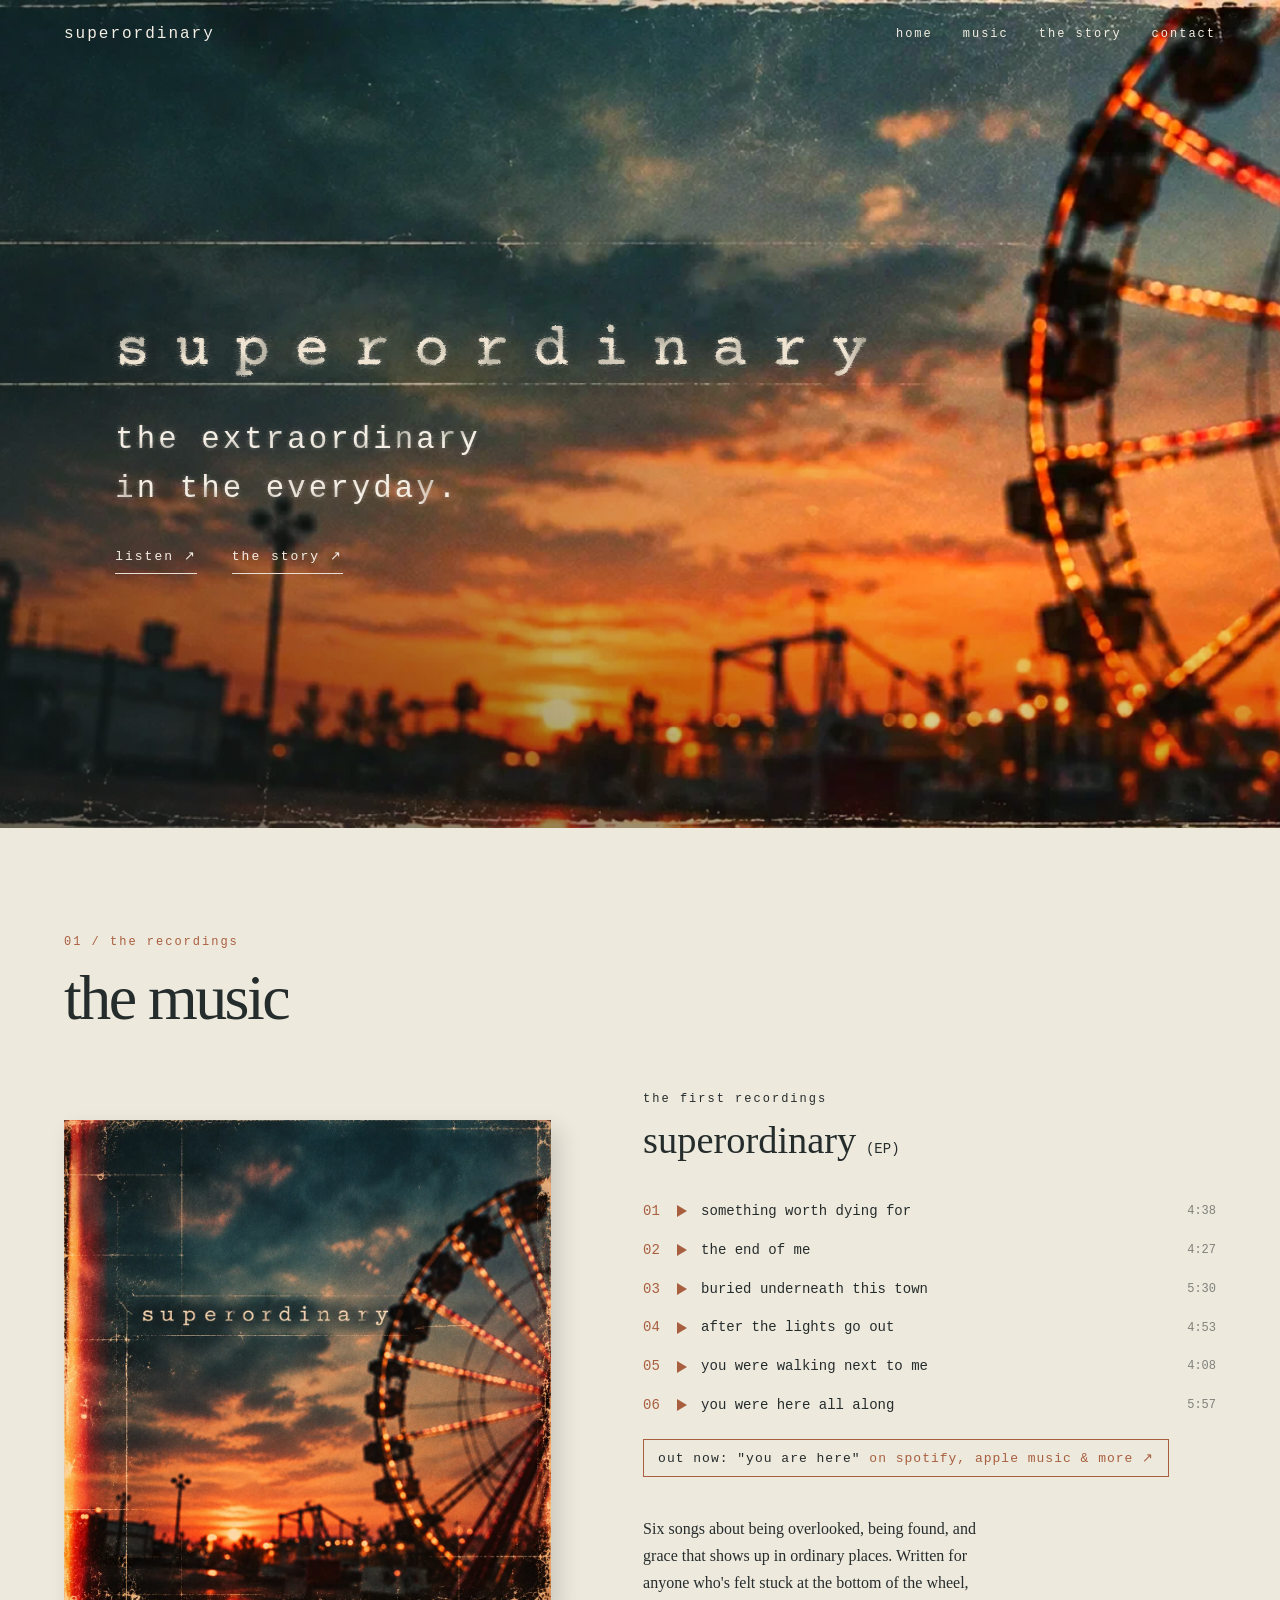
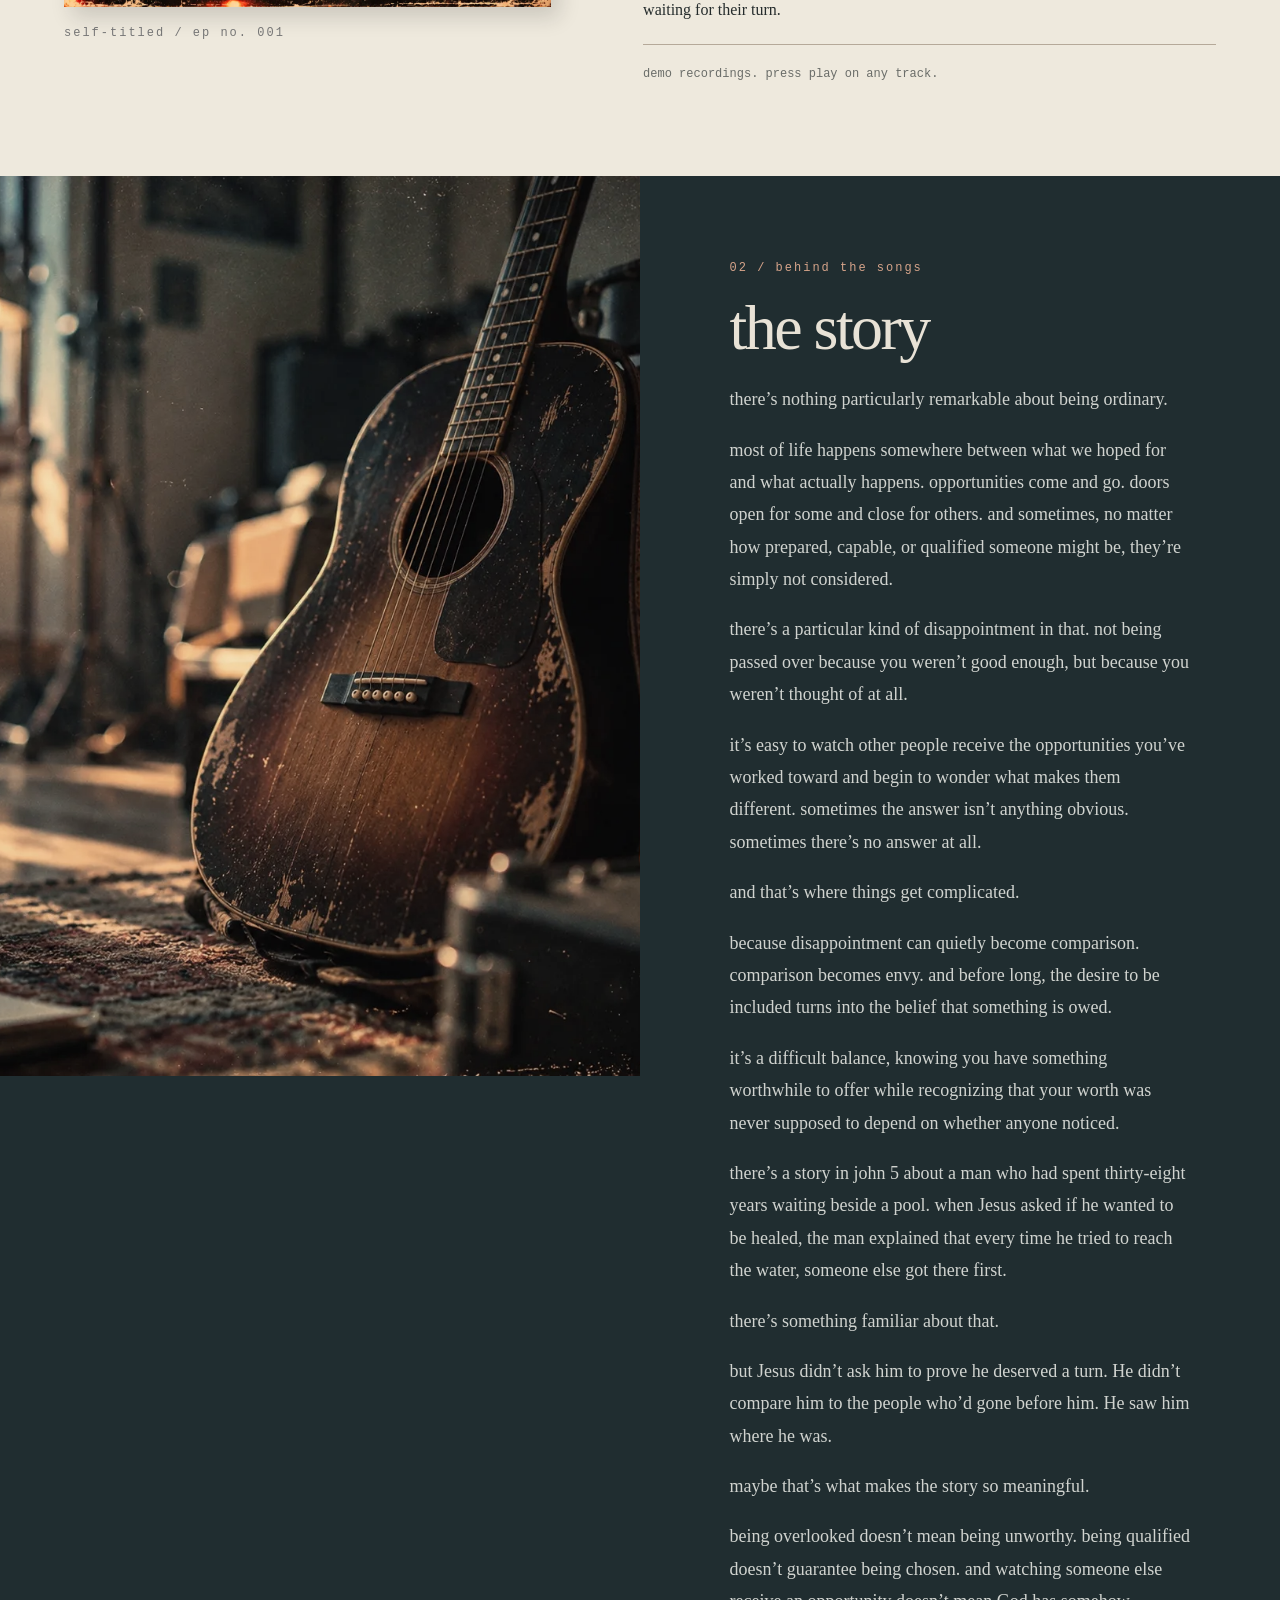
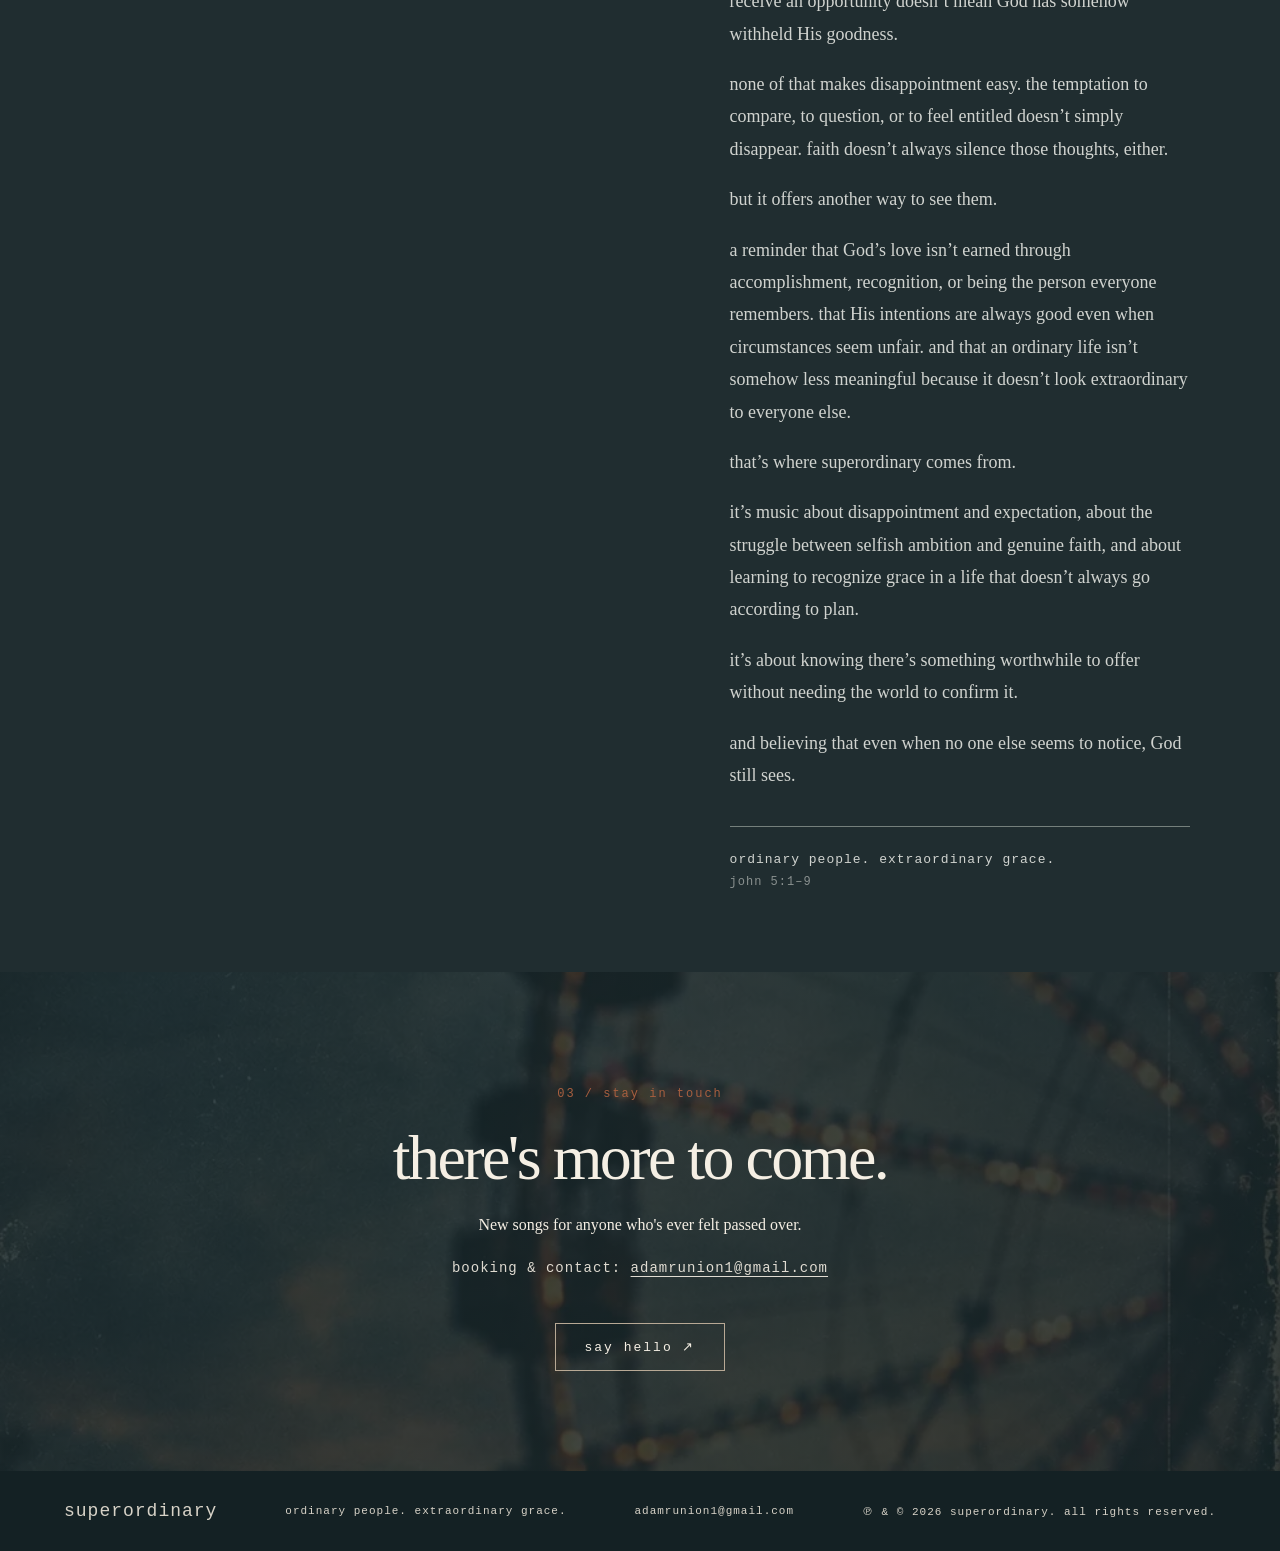
<file: index.html>
<!doctype html>
<html lang="en"><head><meta charset="utf-8"><meta name="viewport" content="width=device-width,initial-scale=1"><meta name="theme-color" content="#202b2d"><meta name="description" content="superordinary: melodic alternative rock. ordinary people. extraordinary grace."><title>superordinary | the extraordinary in the everyday</title><link rel="canonical" href="https://superordinarymusic.com/"><meta property="og:type" content="website"><meta property="og:site_name" content="superordinary"><meta property="og:title" content="superordinary | the extraordinary in the everyday"><meta property="og:description" content="Melodic alternative rock for anyone who's ever felt overlooked. Listen to the first EP."><meta property="og:url" content="https://superordinarymusic.com/"><meta property="og:image" content="https://superordinarymusic.com/assets/og.jpg"><meta property="og:image:width" content="1200"><meta property="og:image:height" content="630"><meta name="twitter:card" content="summary_large_image"><link rel="icon" type="image/png" sizes="32x32" href="assets/favicon-32.png"><link rel="apple-touch-icon" href="assets/apple-touch-icon.png"><link rel="stylesheet" href="styles.css"></head>
<body><svg width="0" height="0" style="position:absolute" aria-hidden="true" focusable="false"><defs><filter id="ink" x="-8%" y="-45%" width="116%" height="190%" color-interpolation-filters="sRGB"><feTurbulence type="fractalNoise" baseFrequency="0.9" numOctaves="2" seed="4" result="fine"/><feDisplacementMap in="SourceGraphic" in2="fine" scale="2.2" xChannelSelector="R" yChannelSelector="G" result="rough"/><feTurbulence type="fractalNoise" baseFrequency="0.22 1.1" numOctaves="3" seed="7" result="fiber"/><feGaussianBlur in="rough" stdDeviation="1.5" result="b1"/><feDisplacementMap in="b1" in2="fiber" scale="6" xChannelSelector="R" yChannelSelector="G" result="b1d"/><feComponentTransfer in="b1d" result="spread"><feFuncA type="table" tableValues="0 0 .5 .85 1"/></feComponentTransfer><feGaussianBlur in="rough" stdDeviation="4" result="b2"/><feDisplacementMap in="b2" in2="fiber" scale="12" xChannelSelector="G" yChannelSelector="R" result="b2d"/><feComponentTransfer in="b2d" result="seep"><feFuncA type="linear" slope=".42"/></feComponentTransfer><feTurbulence type="fractalNoise" baseFrequency="0.03" numOctaves="1" seed="2" result="patch"/><feColorMatrix in="patch" type="matrix" values="0 0 0 0 0 0 0 0 0 0 0 0 0 0 0 1.5 0 0 0 .2" result="density"/><feMerge result="inked"><feMergeNode in="seep"/><feMergeNode in="spread"/><feMergeNode in="rough"/></feMerge><feComposite in="inked" in2="density" operator="in"/></filter><filter id="ink-sm" x="-5%" y="-40%" width="110%" height="180%" color-interpolation-filters="sRGB"><feTurbulence type="fractalNoise" baseFrequency="0.9" numOctaves="2" seed="9" result="fine"/><feDisplacementMap in="SourceGraphic" in2="fine" scale="1.4" xChannelSelector="R" yChannelSelector="G" result="rough"/><feTurbulence type="fractalNoise" baseFrequency="0.25 1.2" numOctaves="3" seed="3" result="fiber"/><feGaussianBlur in="rough" stdDeviation="2.2" result="b2"/><feDisplacementMap in="b2" in2="fiber" scale="7" xChannelSelector="G" yChannelSelector="R" result="b2d"/><feComponentTransfer in="b2d" result="seep"><feFuncA type="linear" slope=".35"/></feComponentTransfer><feTurbulence type="fractalNoise" baseFrequency="0.04" numOctaves="1" seed="5" result="patch"/><feColorMatrix in="patch" type="matrix" values="0 0 0 0 0 0 0 0 0 0 0 0 0 0 0 1.3 0 0 0 .35" result="density"/><feMerge result="inked"><feMergeNode in="seep"/><feMergeNode in="rough"/></feMerge><feComposite in="inked" in2="density" operator="in"/></filter></defs></svg><a class="skip" href="#music">skip to content</a>
<header class="hero" id="home"><div class="twinkles" aria-hidden="true"></div><nav class="nav" aria-label="Main navigation"><a class="brand-small" href="#home">superordinary</a><button class="menu" type="button" aria-label="Toggle navigation" aria-expanded="false">menu +</button><div class="nav-links" id="navlinks"><a href="#home">home</a><a href="#music">music</a><a href="#story">the story</a><a href="#contact">contact</a></div></nav><div class="hero-inner"><h1>superordinary</h1><p class="hero-sub">the extraordinary<br>in the everyday.</p><div class="hero-cta"><a href="#music">listen <span>↗</span></a><a href="#story">the story <span>↗</span></a></div></div></header>
<main><section class="paper music-section" id="music"><div class="wrap"><div class="section-head"><p class="kicker">01 / the recordings</p><h2>the music</h2></div><div class="music-grid"><div class="record"><img src="assets/ep.webp" alt="superordinary Ferris wheel EP artwork"><span class="caption">self-titled / ep no. 001</span></div><div class="record-info"><p class="eyebrow dark">the first recordings</p><h3>superordinary <em>(EP)</em></h3><ol class="tracklist"><li><button class="track" type="button" data-src="assets/audio/something-worth-dying-for.mp3" aria-label="play something worth dying for"><svg class="ic-play" viewBox="0 0 10 12" aria-hidden="true"><path d="M0 0l10 6-10 6z"/></svg><svg class="ic-pause" viewBox="0 0 10 12" aria-hidden="true"><path d="M0 0h3.5v12H0zM6.5 0H10v12H6.5z"/></svg><span class="t-name">something worth dying for</span><span class="t-time">4:38</span></button></li><li><button class="track" type="button" data-src="assets/audio/the-end-of-me.mp3" aria-label="play the end of me"><svg class="ic-play" viewBox="0 0 10 12" aria-hidden="true"><path d="M0 0l10 6-10 6z"/></svg><svg class="ic-pause" viewBox="0 0 10 12" aria-hidden="true"><path d="M0 0h3.5v12H0zM6.5 0H10v12H6.5z"/></svg><span class="t-name">the end of me</span><span class="t-time">4:27</span></button></li><li><button class="track" type="button" data-src="assets/audio/buried-underneath-this-town.mp3" aria-label="play buried underneath this town"><svg class="ic-play" viewBox="0 0 10 12" aria-hidden="true"><path d="M0 0l10 6-10 6z"/></svg><svg class="ic-pause" viewBox="0 0 10 12" aria-hidden="true"><path d="M0 0h3.5v12H0zM6.5 0H10v12H6.5z"/></svg><span class="t-name">buried underneath this town</span><span class="t-time">5:30</span></button></li><li><button class="track" type="button" data-src="assets/audio/after-the-lights-go-out.mp3" aria-label="play after the lights go out"><svg class="ic-play" viewBox="0 0 10 12" aria-hidden="true"><path d="M0 0l10 6-10 6z"/></svg><svg class="ic-pause" viewBox="0 0 10 12" aria-hidden="true"><path d="M0 0h3.5v12H0zM6.5 0H10v12H6.5z"/></svg><span class="t-name">after the lights go out</span><span class="t-time">4:53</span></button></li><li><button class="track" type="button" data-src="assets/audio/you-were-walking-next-to-me.mp3" aria-label="play you were walking next to me"><svg class="ic-play" viewBox="0 0 10 12" aria-hidden="true"><path d="M0 0l10 6-10 6z"/></svg><svg class="ic-pause" viewBox="0 0 10 12" aria-hidden="true"><path d="M0 0h3.5v12H0zM6.5 0H10v12H6.5z"/></svg><span class="t-name">you were walking next to me</span><span class="t-time">4:08</span></button></li><li><button class="track" type="button" data-src="assets/audio/you-were-here-all-along.mp3" aria-label="play you were here all along"><svg class="ic-play" viewBox="0 0 10 12" aria-hidden="true"><path d="M0 0l10 6-10 6z"/></svg><svg class="ic-pause" viewBox="0 0 10 12" aria-hidden="true"><path d="M0 0h3.5v12H0zM6.5 0H10v12H6.5z"/></svg><span class="t-name">you were here all along</span><span class="t-time">5:57</span></button></li></ol><div class="player" hidden><div class="bar" role="slider" aria-label="seek" tabindex="0"><div class="fill"></div></div><span class="now">0:00</span></div><audio preload="none"></audio><a class="out-now" href="https://release.landr.com/059442063517" target="_blank" rel="noopener">out now: "you are here" <span>on spotify, apple music &amp; more ↗</span></a><p class="release-note">Six songs about being overlooked, being found, and grace that shows up in ordinary places. Written for anyone who's felt stuck at the bottom of the wheel, waiting for their turn.</p><div class="links-row"><span class="coming">demo recordings. press play on any track.</span></div></div></div></div></section>
<section class="story-section" id="story"><div class="story-photo"><img src="assets/artist.webp" alt="A worn acoustic guitar leaning against an amp in warm afternoon light, an open notebook on the rug"></div><div class="story-copy"><p class="kicker">02 / behind the songs</p><h2>the story</h2><p>there’s nothing particularly remarkable about being ordinary.</p><p>most of life happens somewhere between what we hoped for and what actually happens. opportunities come and go. doors open for some and close for others. and sometimes, no matter how prepared, capable, or qualified someone might be, they’re simply not considered.</p><p>there’s a particular kind of disappointment in that. not being passed over because you weren’t good enough, but because you weren’t thought of at all.</p><p>it’s easy to watch other people receive the opportunities you’ve worked toward and begin to wonder what makes them different. sometimes the answer isn’t anything obvious. sometimes there’s no answer at all.</p><p>and that’s where things get complicated.</p><p>because disappointment can quietly become comparison. comparison becomes envy. and before long, the desire to be included turns into the belief that something is owed.</p><p>it’s a difficult balance, knowing you have something worthwhile to offer while recognizing that your worth was never supposed to depend on whether anyone noticed.</p><p>there’s a story in john 5 about a man who had spent thirty-eight years waiting beside a pool. when Jesus asked if he wanted to be healed, the man explained that every time he tried to reach the water, someone else got there first.</p><p>there’s something familiar about that.</p><p>but Jesus didn’t ask him to prove he deserved a turn. He didn’t compare him to the people who’d gone before him. He saw him where he was.</p><p>maybe that’s what makes the story so meaningful.</p><p>being overlooked doesn’t mean being unworthy. being qualified doesn’t guarantee being chosen. and watching someone else receive an opportunity doesn’t mean God has somehow withheld His goodness.</p><p>none of that makes disappointment easy. the temptation to compare, to question, or to feel entitled doesn’t simply disappear. faith doesn’t always silence those thoughts, either.</p><p>but it offers another way to see them.</p><p>a reminder that God’s love isn’t earned through accomplishment, recognition, or being the person everyone remembers. that His intentions are always good even when circumstances seem unfair. and that an ordinary life isn’t somehow less meaningful because it doesn’t look extraordinary to everyone else.</p><p>that’s where superordinary comes from.</p><p>it’s music about disappointment and expectation, about the struggle between selfish ambition and genuine faith, and about learning to recognize grace in a life that doesn’t always go according to plan.</p><p>it’s about knowing there’s something worthwhile to offer without needing the world to confirm it.</p><p>and believing that even when no one else seems to notice, God still sees.</p><p class="story-signoff">ordinary people. extraordinary grace.<span class="cite">john 5:1–9</span></p></div></section>

<section class="closing" id="contact"><div class="wrap closing-inner"><p class="kicker">03 / stay in touch</p><h2>there's more to come.</h2><p>New songs for anyone who's ever felt passed over.</p><p class="contact-line">booking &amp; contact: <a href="mailto:adamrunion1@gmail.com">adamrunion1@gmail.com</a></p><a class="contact-link" href="mailto:adamrunion1@gmail.com">say hello ↗</a></div></section></main>
<footer><a href="#home">superordinary</a><span>ordinary people. extraordinary grace.</span><a href="mailto:adamrunion1@gmail.com">adamrunion1@gmail.com</a><span>℗ &amp; © <span id="year"></span> superordinary. all rights reserved.</span></footer><script src="script.js"></script></body></html>
</file>
<file: styles.css>
@font-face{font-family:'Courier Prime';src:url('assets/fonts/courier-prime.woff2') format('woff2');font-display:swap}:root{--ink:#252c2c;--paper:#eee9dd;--cream:#f5efe3;--teal:#263638;--rust:#a85f3f;--mono:'Courier New',Courier,monospace}*{box-sizing:border-box}html{scroll-behavior:smooth}body{margin:0;background:var(--paper);color:var(--ink);font-family:Georgia,'Times New Roman',serif}a{color:inherit}button{font:inherit}.skip{position:absolute;top:-100px;left:12px;background:white;padding:10px;z-index:20}.skip:focus{top:12px}.wrap{width:min(1160px,90%);margin:auto}.hero{min-height:720px;height:92vh;max-height:1000px;position:relative;color:#f4eee4;background:linear-gradient(90deg,rgba(17,32,34,.5),rgba(17,32,34,.18) 45%,rgba(19,28,29,0) 70%),url('assets/hero.webp') center/cover no-repeat;display:flex;flex-direction:column}.hero:after{content:'';pointer-events:none;position:absolute;inset:0;background:linear-gradient(0deg,rgba(20,28,29,.3),transparent 30%)}.nav{z-index:2;display:flex;align-items:center;gap:4rem;padding:25px 5%;font:12px var(--mono);letter-spacing:2px}.brand-small{text-decoration:none;font-size:16px;margin-right:auto}.nav-links{display:flex;gap:30px}.nav a{text-decoration:none}.nav a:hover,.hero-cta a:hover{color:#ffd3a7}.menu{display:none}.hero-inner{z-index:1;margin:auto 9%;max-width:800px;padding:50px 0 70px}.eyebrow,.kicker,.caption,.entry-number,.small-note{font:12px var(--mono);letter-spacing:2px;text-transform:lowercase}.hero h1{font-size:clamp(48px,8vw,112px);font-weight:400;letter-spacing:.08em;line-height:1;margin:20px 0 32px;text-shadow:0 2px 20px #1c2528}.hero-sub{font:clamp(20px,2.4vw,31px)/1.6 var(--mono);letter-spacing:.1em}.hero-cta{display:flex;gap:35px;margin-top:35px;font:13px var(--mono);letter-spacing:2px}.hero-cta a{text-decoration:none;border-bottom:1px solid #e8dfd2;padding-bottom:9px}.hero-foot{z-index:1;padding:0 5% 30px;font:12px var(--mono);letter-spacing:2px}.paper{background-color:var(--paper);background-image:radial-gradient(#6f5f4620 .7px,transparent .7px);background-size:6px 6px}.music-section,.journal-section{padding:95px 0}.section-head{margin-bottom:45px}.section-head h2,.story-copy h2,.closing h2{font:400 clamp(38px,5vw,66px) Georgia,serif;margin:10px 0 15px;letter-spacing:-.04em}.section-head>p:last-child{font:14px var(--mono)}.kicker{color:var(--rust)}.music-grid{display:grid;grid-template-columns:1fr 1fr .65fr;gap:6%;align-items:center}.record img{width:100%;aspect-ratio:1;object-fit:cover;box-shadow:8px 10px 20px #201e1e2a}.caption{display:block;margin-top:15px;color:#777}.record-info h3{font-size:clamp(25px,3vw,40px);font-weight:400;margin:12px 0 30px}.record-info em{font:14px var(--mono)}.tracklist{padding:0;list-style:none;counter-reset:track;font:14px/2.6 var(--mono)}.tracklist li{counter-increment:track;display:flex;gap:20px}.tracklist li:before{content:counter(track,decimal-leading-zero);color:var(--rust)}.release-note{font-size:16px;line-height:1.7;max-width:340px}.coming{font:12px var(--mono);opacity:.65}.links-row{border-top:1px solid #b5a999;padding-top:18px;margin-top:20px}.note-card{transform:rotate(-4deg);padding:40px 15px;background:#e2d9c8;box-shadow:4px 8px 20px #0002;text-align:center}.note-card p{font:italic clamp(19px,2.4vw,31px)/1.7 Georgia}.story-section{background:#202d30;color:#e8e2d6;display:grid;grid-template-columns:1fr 1fr;min-height:570px}.story-photo{min-height:520px;overflow:hidden}.story-photo img{width:100%;height:100%;object-fit:cover;filter:saturate(.72)}.story-copy{align-self:center;padding:70px clamp(30px,7vw,110px)}.story-copy p{max-width:560px;font-size:18px;line-height:1.8;color:#d0d3cf}.story-copy .kicker{font-size:12px;color:#d6a48a}.story-signoff{font:13px var(--mono)!important;letter-spacing:1px;border-top:1px solid #75807c;padding-top:25px;margin-top:35px}.journal-grid{display:grid;grid-template-columns:repeat(2,1fr);gap:45px 60px;align-items:start}.entry{border-top:1px solid #ab9d8b;padding-top:25px}.entry h3{font-size:29px;font-weight:400;margin:20px 0}.entry p{font-size:16px;line-height:1.8}.entry-number{color:var(--rust)}details{margin-top:25px}summary{cursor:pointer;list-style:none;border-bottom:1px solid #8e8070;display:inline-block;padding-bottom:6px;font:12px var(--mono);letter-spacing:1px}details[open] summary{margin-bottom:15px}.closing{background:linear-gradient(90deg,#17272bcf,#17272bd6),url('assets/closing.webp') center/cover;color:#f5efe4;text-align:center;padding:100px 0}.closing h2{margin:15px 0}.closing p{line-height:1.8}.contact-link{display:inline-block;margin-top:20px;padding:15px 28px;border:1px solid #b8a995;text-decoration:none;font:13px var(--mono);letter-spacing:2px}.contact-link:hover{background:#f3e8d7;color:#263638}.small-note{font-size:10px;opacity:.6;margin-top:22px}footer{background:#142124;color:#d7d2c7;display:flex;align-items:center;justify-content:space-between;gap:20px;padding:30px 5%;font:11px var(--mono);letter-spacing:1px}footer a{text-decoration:none;font-size:18px}@media(max-width:900px){.music-grid{grid-template-columns:1fr 1fr}.note-card{display:none}.hero{height:80vh;min-height:620px}.story-copy{padding:45px}.story-photo{min-height:450px}}@media(max-width:650px){.nav{padding:20px 6%;justify-content:space-between}.menu{display:block;background:transparent;border:1px solid #eee5d5;color:#fff;padding:9px 12px;font:12px var(--mono)}.nav-links{display:none;position:absolute;top:65px;left:0;right:0;background:#233337;padding:25px 6%;flex-direction:column;gap:20px}.nav-links.open{display:flex}.hero{min-height:610px;height:85svh}.hero{background:linear-gradient(0deg,rgba(17,32,34,.7) 0%,rgba(17,32,34,.35) 50%,rgba(17,32,34,.12)),url('assets/hero.webp') right center/cover no-repeat}.hero-inner{margin:auto 7% 0;padding:25px 0 40px}.hero .eyebrow{text-shadow:0 1px 8px #111c1e}.hero h1{font-size:clamp(35px,10vw,65px);letter-spacing:.025em}.hero-sub{font-size:19px}.hero-foot{font-size:10px}.music-section,.journal-section{padding:65px 0}.music-grid{grid-template-columns:1fr;gap:30px}.record{max-width:440px}.story-section{grid-template-columns:1fr}.story-photo{min-height:0;height:360px}.story-copy{padding:55px 7%}.journal-grid{grid-template-columns:1fr;gap:30px}.closing{padding:70px 0}footer{flex-direction:column;text-align:center}}
.entry .page{margin-top:4px}.entry .page p{font-size:16px;line-height:1.8;margin:0 0 14px}.tracklist li{display:block}.tracklist li:before{content:none}.track{counter-increment:none;display:flex;align-items:center;gap:14px;width:100%;background:none;border:0;padding:4px 0;color:inherit;font:14px/2.2 var(--mono);text-align:left;cursor:pointer}.track:before{content:counter(track,decimal-leading-zero);color:var(--rust);min-width:20px}.tracklist li{counter-increment:track}.track svg{width:10px;height:12px;fill:var(--rust);flex:none}.track .ic-pause{display:none}.track.playing .ic-play{display:none}.track.playing .ic-pause{display:block}.t-name{flex:1}.t-time{font-size:12px;opacity:.55}.track:hover .t-name,.track.active .t-name{color:var(--rust)}.track:focus-visible,.bar:focus-visible{outline:2px solid var(--rust);outline-offset:3px}.player{display:flex;align-items:center;gap:14px;margin:6px 0 4px}.player[hidden]{display:none}.bar{flex:1;height:14px;cursor:pointer;position:relative}.bar:before{content:'';position:absolute;left:0;right:0;top:6px;height:2px;background:#cfc4b3}.fill{position:absolute;left:0;top:6px;height:2px;width:0;background:var(--rust)}.now{font:12px var(--mono);opacity:.7;min-width:34px;text-align:right}.story-photo img{object-position:72% 60%}.record{position:relative}.record img{position:relative;z-index:1}.record:hover body:after{content:'';position:fixed;inset:0;pointer-events:none;z-index:50;opacity:.07;mix-blend-mode:multiply;background-image:url("data:image/svg+xml,%3Csvg xmlns='http://www.w3.org/2000/svg' width='160' height='160'%3E%3Cfilter id='n'%3E%3CfeTurbulence type='fractalNoise' baseFrequency='.9' numOctaves='2' stitchTiles='stitch'/%3E%3C/filter%3E%3Crect width='100%25' height='100%25' filter='url(%23n)'/%3E%3C/svg%3E")}
.hero h1{font-family:'Courier Prime','Courier New',monospace;font-weight:400;font-size:clamp(34px,4.6vw,70px);letter-spacing:.42em;color:#efe4d2;text-shadow:0 1px 14px rgba(20,28,29,.55);margin:20px 0 34px}@media(max-width:650px){.hero h1{font-size:clamp(22px,6.4vw,34px);letter-spacing:.3em}}.hero h1{filter:url(#ink)}.hero-sub{filter:url(#ink-sm)}.story-signoff .cite{display:block;margin-top:8px;opacity:.6;font-size:12px}.story-copy p:first-of-type:not(.kicker){}@media(min-width:651px){.story-photo{position:sticky;top:0;height:100vh;max-height:1000px;align-self:start;min-height:0}}
.twinkles{position:absolute;inset:0;overflow:hidden;pointer-events:none;z-index:0}.tw{position:absolute;border-radius:50%;transform:translate(-50%,-50%);opacity:0;mix-blend-mode:screen;background:radial-gradient(circle,rgba(255,236,200,.95) 0,rgba(255,190,110,.55) 28%,rgba(255,150,70,0) 70%);animation:tw var(--d) ease-in-out var(--w) infinite}.tw.out{mix-blend-mode:multiply;background:radial-gradient(circle,rgba(30,20,15,.75) 0,rgba(30,20,15,.35) 40%,rgba(30,20,15,0) 70%);animation-name:out}@keyframes tw{0%,100%{opacity:0}45%{opacity:.9}55%{opacity:.75}}@keyframes out{0%,86%,100%{opacity:0}88%{opacity:1}91%{opacity:.2}93%{opacity:1}96%{opacity:0}}@media(prefers-reduced-motion:reduce){.twinkles{display:none}}@media(min-width:651px){.music-grid{grid-template-columns:minmax(0,.85fr) minmax(0,1fr);gap:8%}}.contact-line{font:14px var(--mono);letter-spacing:1px;margin:0 0 22px;opacity:.9}.contact-line a{color:inherit;text-underline-offset:4px}footer a[href^=mailto]{color:inherit;font:11px var(--mono);letter-spacing:1px;text-underline-offset:4px}.out-now{display:inline-block;margin:0 0 22px;padding:10px 14px;border:1px solid var(--rust);color:var(--ink);text-decoration:none;font:13px var(--mono);letter-spacing:1px}.out-now span{color:var(--rust)}.out-now:hover{background:#b8644a14}.out-now:focus-visible{outline:3px solid var(--rust);outline-offset:3px}@media(max-width:650px){.out-now span{display:block;margin-top:4px}}
</file>
